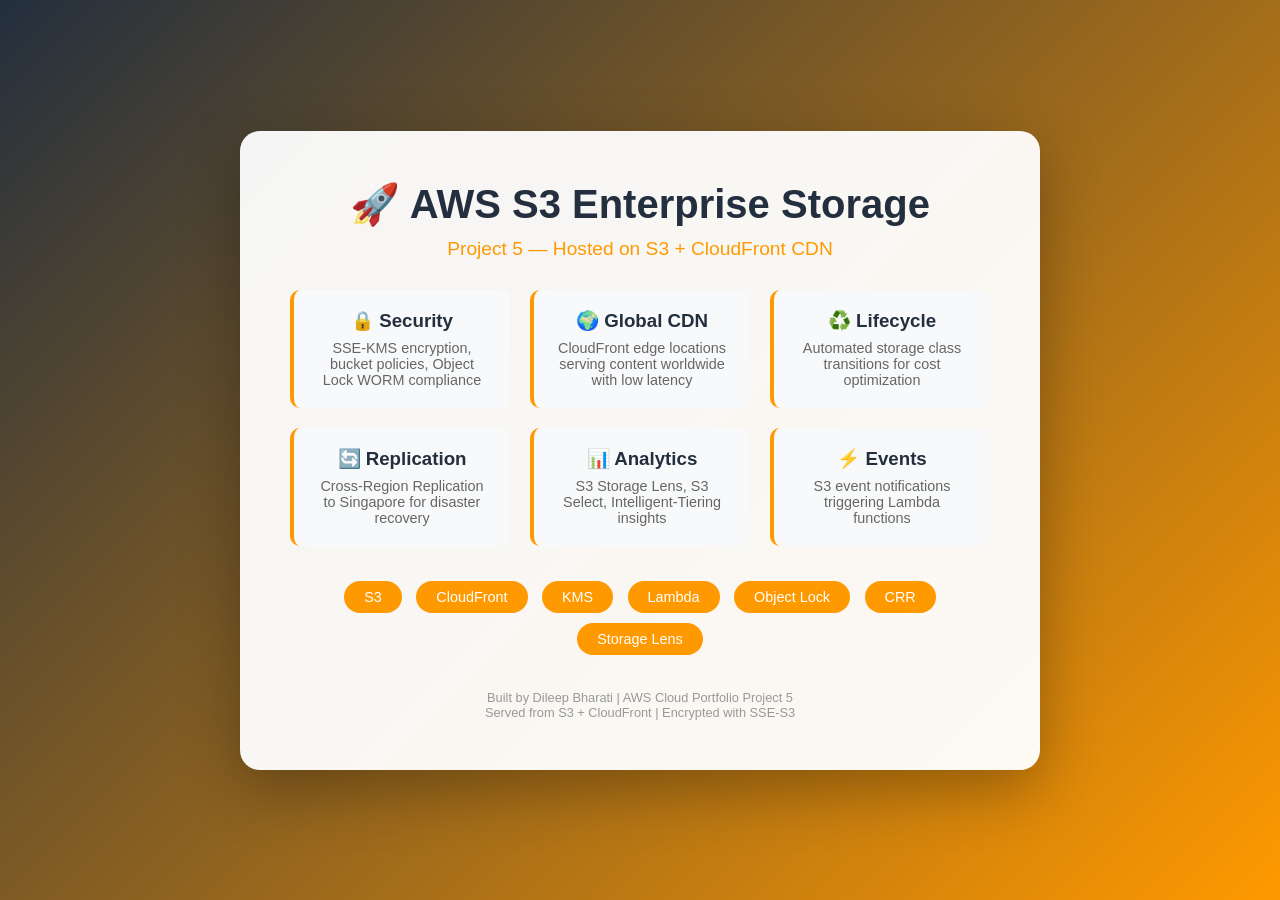
<file: website/index.html>
<!DOCTYPE html>
<html lang="en">
<head>
    <meta charset="UTF-8">
    <meta name="viewport" content="width=device-width, initial-scale=1.0">
    <title>Project 5 - AWS S3 Enterprise Storage</title>
    <style>
        * { margin: 0; padding: 0; box-sizing: border-box; }
        body {
            font-family: 'Arial', sans-serif;
            background: linear-gradient(135deg, #232F3E 0%, #FF9900 100%);
            min-height: 100vh;
            display: flex;
            align-items: center;
            justify-content: center;
        }
        .container {
            background: rgba(255,255,255,0.95);
            padding: 50px;
            border-radius: 20px;
            max-width: 800px;
            width: 90%;
            text-align: center;
            box-shadow: 0 20px 60px rgba(0,0,0,0.3);
        }
        h1 { color: #232F3E; font-size: 2.5em; margin-bottom: 10px; }
        .subtitle { color: #FF9900; font-size: 1.2em; margin-bottom: 30px; }
        .features {
            display: grid;
            grid-template-columns: repeat(3, 1fr);
            gap: 20px;
            margin: 30px 0;
        }
        .feature {
            background: #f8f9fa;
            padding: 20px;
            border-radius: 10px;
            border-left: 4px solid #FF9900;
        }
        .feature h3 { color: #232F3E; margin-bottom: 8px; }
        .feature p { color: #666; font-size: 0.9em; }
        .badge {
            display: inline-block;
            background: #FF9900;
            color: white;
            padding: 8px 20px;
            border-radius: 25px;
            margin: 5px;
            font-size: 0.9em;
        }
        footer {
            margin-top: 30px;
            color: #999;
            font-size: 0.8em;
        }
    </style>
</head>
<body>
    <div class="container">
        <h1>🚀 AWS S3 Enterprise Storage</h1>
        <p class="subtitle">Project 5 — Hosted on S3 + CloudFront CDN</p>

        <div class="features">
            <div class="feature">
                <h3>🔒 Security</h3>
                <p>SSE-KMS encryption, bucket policies, Object Lock WORM compliance</p>
            </div>
            <div class="feature">
                <h3>🌍 Global CDN</h3>
                <p>CloudFront edge locations serving content worldwide with low latency</p>
            </div>
            <div class="feature">
                <h3>♻️ Lifecycle</h3>
                <p>Automated storage class transitions for cost optimization</p>
            </div>
            <div class="feature">
                <h3>🔄 Replication</h3>
                <p>Cross-Region Replication to Singapore for disaster recovery</p>
            </div>
            <div class="feature">
                <h3>📊 Analytics</h3>
                <p>S3 Storage Lens, S3 Select, Intelligent-Tiering insights</p>
            </div>
            <div class="feature">
                <h3>⚡ Events</h3>
                <p>S3 event notifications triggering Lambda functions</p>
            </div>
        </div>

        <div>
            <span class="badge">S3</span>
            <span class="badge">CloudFront</span>
            <span class="badge">KMS</span>
            <span class="badge">Lambda</span>
            <span class="badge">Object Lock</span>
            <span class="badge">CRR</span>
            <span class="badge">Storage Lens</span>
        </div>

        <footer>
            <p>Built by Dileep Bharati | AWS Cloud Portfolio Project 5</p>
            <p>Served from S3 + CloudFront | Encrypted with SSE-S3</p>
        </footer>
    </div>
</body>
</html>
</file>
